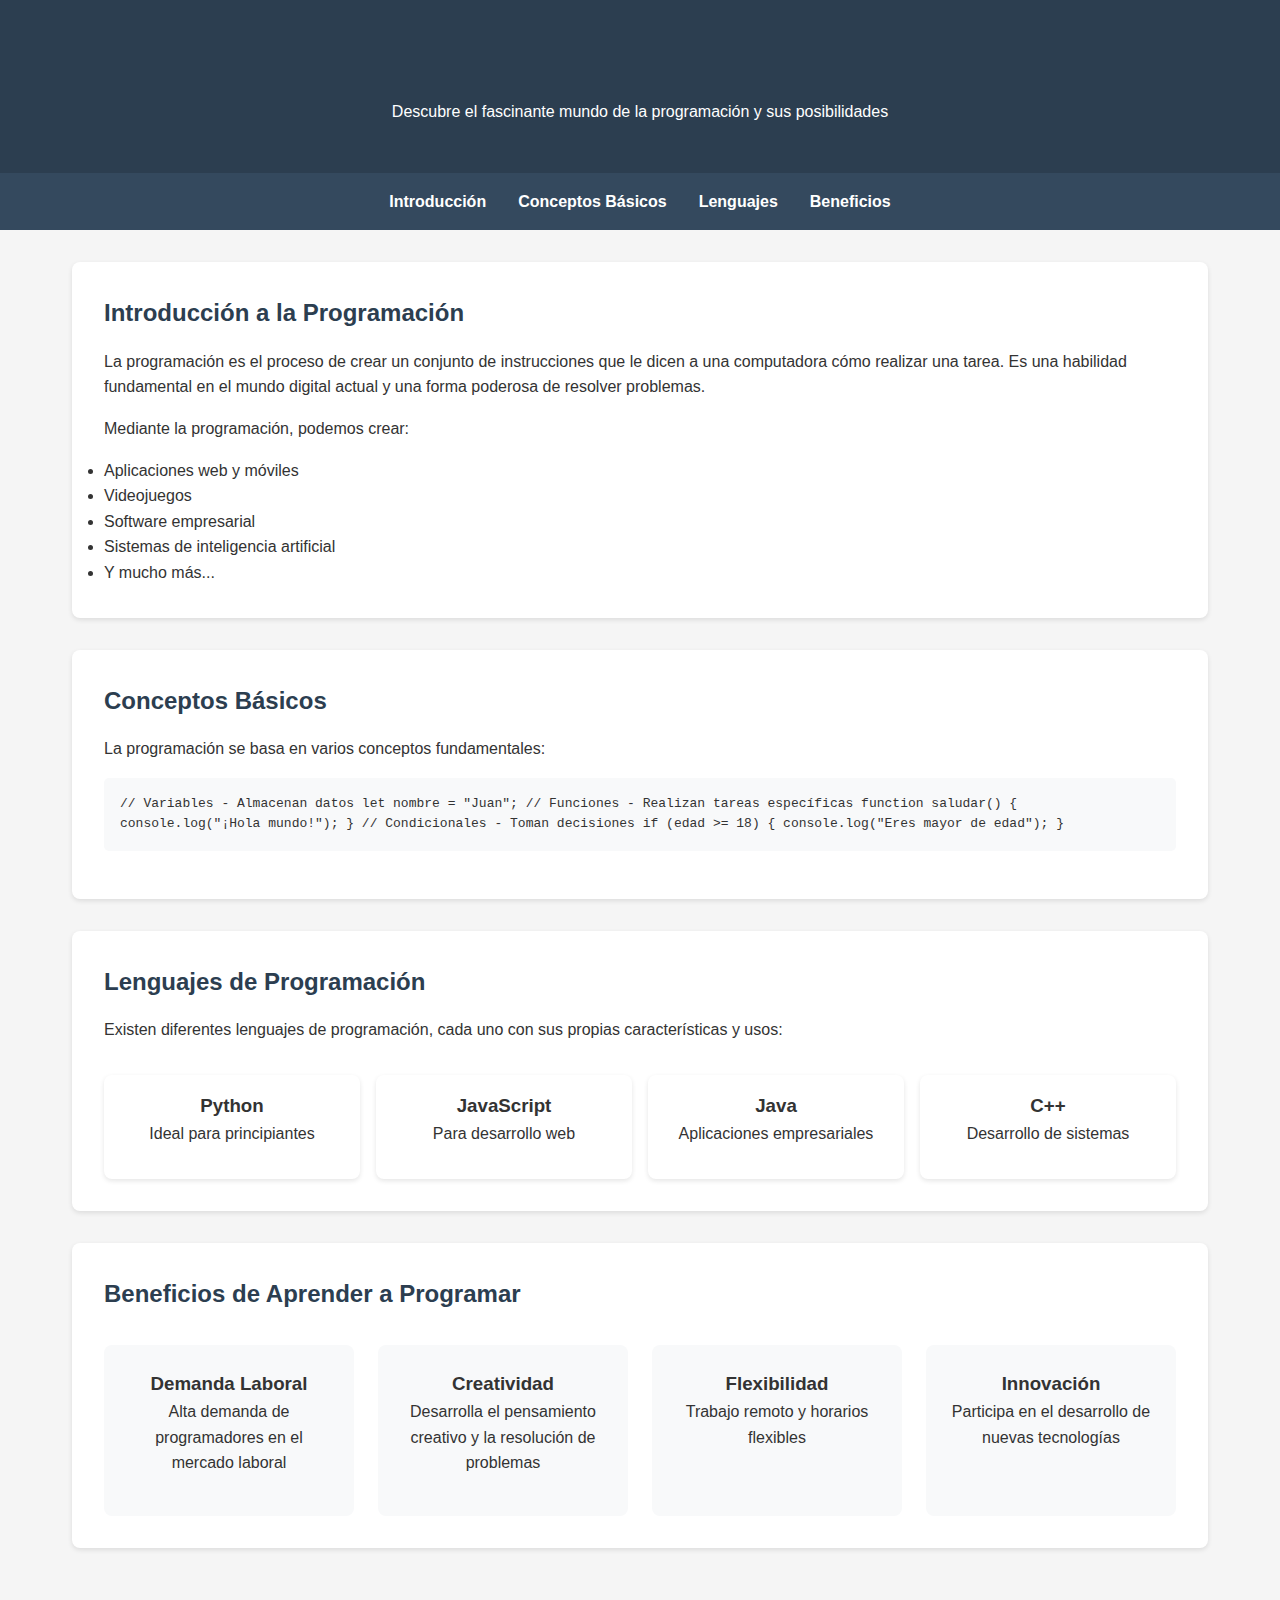
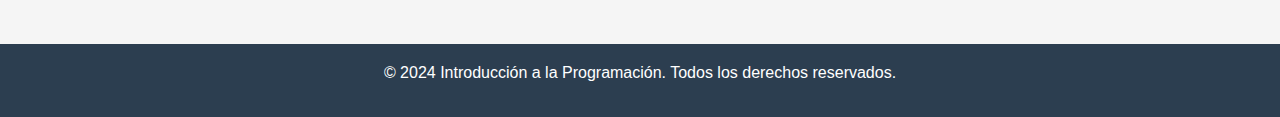
<file: index.html>
<!DOCTYPE html>
<html lang="es">
<head>
    <meta charset="UTF-8">
    <meta name="viewport" content="width=device-width, initial-scale=1.0">
    <title>¿Qué es la Programación?</title>
    <link rel="stylesheet" href="css/stilos.css">
</head>
<body>
    <header>
        <h1>¿Qué es la Programación?</h1>
        <p>Descubre el fascinante mundo de la programación y sus posibilidades</p>
    </header>

    <nav>
        <ul>
            <li><a href="#introduccion">Introducción</a></li>
            <li><a href="#conceptos">Conceptos Básicos</a></li>
            <li><a href="#lenguajes">Lenguajes</a></li>
            <li><a href="#beneficios">Beneficios</a></li>
        </ul>
    </nav>

    <div class="container">
        <section id="introduccion" class="section">
            <h2>Introducción a la Programación</h2>
            <p>La programación es el proceso de crear un conjunto de instrucciones que le dicen a una computadora cómo realizar una tarea. Es una habilidad fundamental en el mundo digital actual y una forma poderosa de resolver problemas.</p>
            <p>Mediante la programación, podemos crear:</p>
            <ul>
                <li> <a href="https://anincubator.com/cual-es-la-diferencia-entre-las-aplicacion-movil-y-las-aplicacion-web/"></a>Aplicaciones web y móviles</li>
                <li> <a href="https://www.ceupe.com/blog/programacion-de-videojuegos.html"></a>Videojuegos</li>
                <li> <a href="https://blog.hubspot.es/sales/software-empresarial"></a>Software empresarial</li>
                <li> <a href="https://www.algotive.ai/es-mx/blog/sistemas-inteligentes-que-son-c%C3%B3mo-funcionan-y-por-que-son-tan-importantes"></a>Sistemas de inteligencia artificial</li>
                <li> <a href="https://concepto.de/programacion/"></a>Y mucho más...</li>
            </ul>
        </section>

        <section id="conceptos" class="section">
            <h2>Conceptos Básicos</h2>
            <p>La programación se basa en varios conceptos fundamentales:</p>
            <div class="code-example">
                // Variables - Almacenan datos
                let nombre = "Juan";
                // Funciones - Realizan tareas específicas
                function saludar() {
                    console.log("¡Hola mundo!");
                }
                // Condicionales - Toman decisiones
                if (edad >= 18) {
                    console.log("Eres mayor de edad");
                }
            </div>
        </section>

        <section id="lenguajes" class="section">
            <h2>Lenguajes de Programación</h2>
            <p>Existen diferentes lenguajes de programación, cada uno con sus propias características y usos:</p>
            <div class="languages">
                <div class="language-card">
                    <h3>Python</h3>
                    <p>Ideal para principiantes</p>
                </div>
                <div class="language-card">
                    <h3>JavaScript</h3>
                    <p>Para desarrollo web</p>
                </div>
                <div class="language-card">
                    <h3>Java</h3>
                    <p>Aplicaciones empresariales</p>
                </div>
                <div class="language-card">
                    <h3>C++</h3>
                    <p>Desarrollo de sistemas</p>
                </div>
            </div>
        </section>

        <section id="beneficios" class="section">
            <h2>Beneficios de Aprender a Programar</h2>
            <div class="benefits">
                <div class="benefit-card">
                    <h3>Demanda Laboral</h3>
                    <p>Alta demanda de programadores en el mercado laboral</p>
                </div>
                <div class="benefit-card">
                    <h3>Creatividad</h3>
                    <p>Desarrolla el pensamiento creativo y la resolución de problemas</p>
                </div>
                <div class="benefit-card">
                    <h3>Flexibilidad</h3>
                    <p>Trabajo remoto y horarios flexibles</p>
                </div>
                <div class="benefit-card">
                    <h3>Innovación</h3>
                    <p>Participa en el desarrollo de nuevas tecnologías</p>
                </div>
            </div>
        </section>
    </div>

    <footer>
        <p>&copy; 2024 Introducción a la Programación. Todos los derechos reservados.</p>
    </footer>
</body>
</html>
</file>
<file: css/stilos.css>
* {
    margin: 0;
    padding: 0;
    box-sizing: border-box;
    font-family: 'Arial', sans-serif;
}

body {
    line-height: 1.6;
    color: #333;
    background-color: #f5f5f5;
}

header {
    background-color: #2c3e50;
    color: white;
    text-align: center;
    padding: 2rem;
}

nav {
    background-color: #34495e;
    padding: 1rem;
}

nav ul {
    list-style: none;
    display: flex;
    justify-content: center;
    gap: 2rem;
}

nav a {
    color: white;
    text-decoration: none;
    font-weight: bold;
}

.container {
    max-width: 1200px;
    margin: 0 auto;
    padding: 2rem;
}

.section {
    background-color: white;
    border-radius: 8px;
    padding: 2rem;
    margin-bottom: 2rem;
    box-shadow: 0 2px 5px rgba(0,0,0,0.1);
}

h1, h2 {
    color: #2c3e50;
    margin-bottom: 1rem;
}

p {
    margin-bottom: 1rem;
}

.code-example {
    background-color: #f8f9fa;
    padding: 1rem;
    border-radius: 5px;
    font-family: monospace;
    margin: 1rem 0;
}

.benefits {
    display: grid;
    grid-template-columns: repeat(auto-fit, minmax(250px, 1fr));
    gap: 1.5rem;
    margin-top: 2rem;
}

.benefit-card {
    background-color: #f8f9fa;
    padding: 1.5rem;
    border-radius: 8px;
    text-align: center;
}

.languages {
    display: grid;
    grid-template-columns: repeat(auto-fit, minmax(150px, 1fr));
    gap: 1rem;
    margin-top: 2rem;
}

.language-card {
    background-color: #fff;
    padding: 1rem;
    border-radius: 8px;
    text-align: center;
    box-shadow: 0 2px 5px rgba(0,0,0,0.1);
}

footer {
    background-color: #2c3e50;
    color: white;
    text-align: center;
    padding: 1rem;
    margin-top: 2rem;
}
</file>
